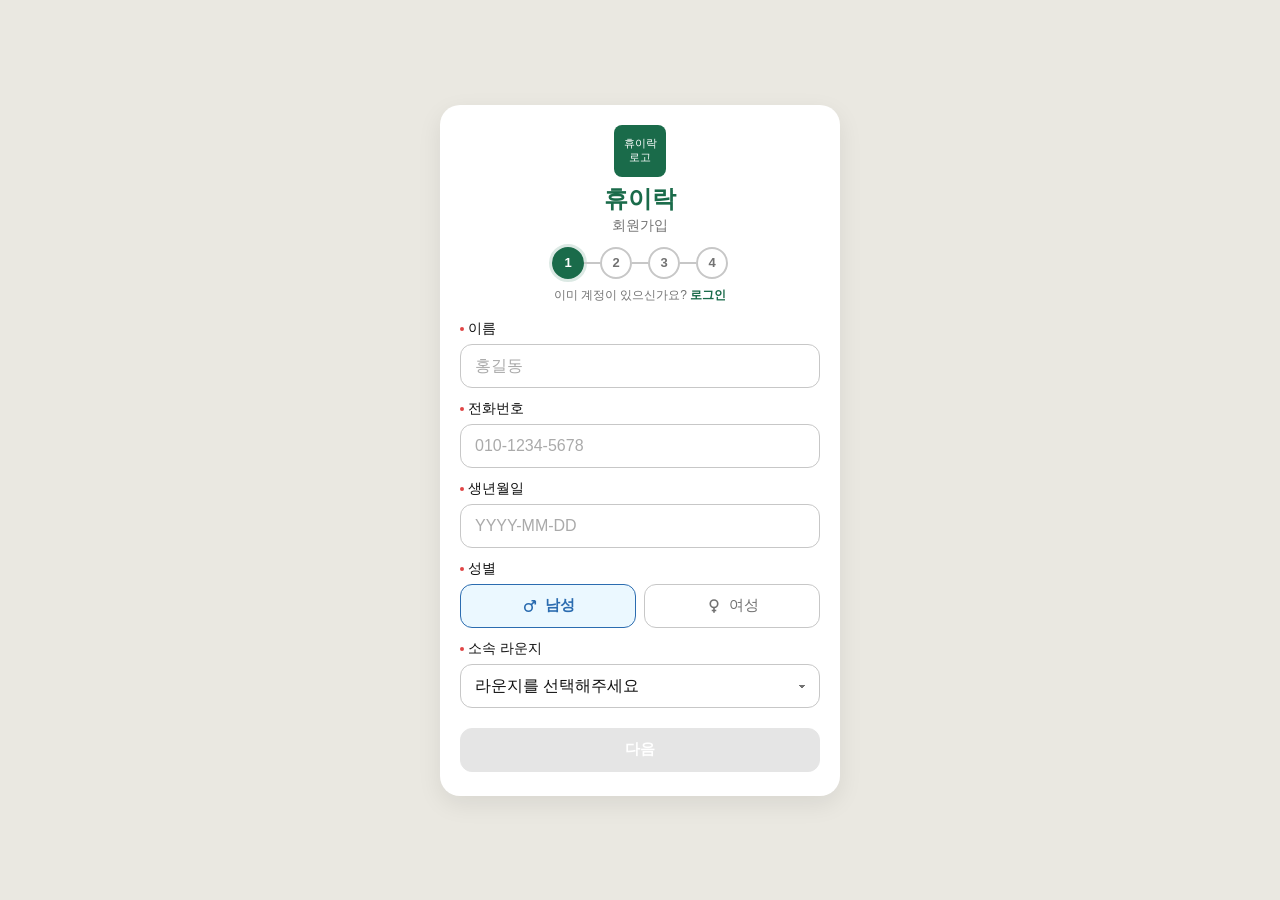
<file: index.html>
<!DOCTYPE html>
<html lang="ko">
<head>
<meta charset="UTF-8">
<meta name="viewport" content="width=device-width, initial-scale=1.0, maximum-scale=1.0, user-scalable=no">
<title>휴이락</title>
<style>
/* ============================================================
   Design tokens
   ============================================================ */
:root {
  /* colors */
  --primary: #1a6b4a;
  --primary-dark: #14523a;
  --primary-rgb: 26, 107, 74;
  --male: #2b6cb0;
  --male-light: #ebf8ff;
  --female: #d85c8a;
  --female-dark: #b8436e;
  --female-light: #fdf0f5;
  --secondary: #2e9e6e;
  --outline: #c7c7c7;
  --txt: #727272;
  --light: #e8f4ee;
  --secondary-bg: #f3f3ee;
  --warning-bg: rgba(251, 191, 36, 0.15);
  --warning-border: #fbbf24;
  --warning-txt: #9e750e;
  --error: #d64545;
  --page-bg: #f5f4f0;
  --card-bg: #f5f4f0;

  /* radius */
  --radius-input: 12px;
  --radius-box: 12px;
  --radius-full: 170px;

  /* control sizing */
  --control-h: 44px;
  --border-w: 1.5px;

  /* type scale (only sizes reused 2+ times get a token) */
  --font-xs: 12px;
  --font-sm: 13px;
  --font-base: 14px;
  --font-md: 15px;
  --font-lg: 16px;

  /* motion */
  --transition-fast: 0.15s ease;
  --transition-med: 0.2s ease;
}

* {
  box-sizing: border-box;
  touch-action: manipulation;
  -webkit-user-select: none;
  -moz-user-select: none;
  -ms-user-select: none;
  user-select: none;
  -webkit-touch-callout: none;
}

input, select, textarea {
  -webkit-user-select: text;
  -moz-user-select: text;
  -ms-user-select: text;
  user-select: text;
}

html, body {
  margin: 0;
  padding: 0;
  width: 100%;
  height: 100%;
  height: 100dvh;
  overflow: hidden;
  font-family: 'Apple SD Gothic Neo', 'Malgun Gothic', 'Noto Sans KR', -apple-system, sans-serif;
  background: var(--page-bg);
  color: #111;
  -webkit-font-smoothing: antialiased;
}

.page {
  width: 100%;
  height: 100%;
  height: 100dvh;
  display: flex;
  justify-content: center;
  align-items: center;
  padding: 16px;
  overflow: hidden;
}

.card {
  width: 100%;
  max-width: 400px;
  background: var(--card-bg);
  padding: 20px 20px 24px;
  border-radius: 20px;
  transition: all var(--transition-med);
}

@media (min-width: 480px) {
  :root {
    --card-bg: #ffffff;
    --page-bg: #eae8e1;
  }
  .card {
    box-shadow: 0 8px 24px rgba(0, 0, 0, 0.08);
  }
}

.hidden { display: none; }

.step {
  animation: step-in 0.25s ease;
}

@keyframes step-in {
  from { opacity: 0; transform: translateY(6px); }
  to { opacity: 1; transform: translateY(0); }
}

@media (prefers-reduced-motion: reduce) {
  .step { animation: none; }
}

/* ---------- Header ---------- */
.header {
  text-align: center;
  padding-top: 0;
}

.logo {
  width: 52px;
  height: 52px;
  margin: 0 auto;
  background: var(--primary);
  border-radius: 8px;
  color: #fff;
  font-size: 11px;
  line-height: 1.2;
  display: flex;
  align-items: center;
  justify-content: center;
}

.title {
  color: var(--primary);
  font-size: 24px;
  font-weight: 800;
  margin: 6px 0 2px;
}

.subtitle {
  color: var(--txt);
  font-size: var(--font-base);
  margin: 0 0 12px;
}

.hint-text {
  color: var(--txt);
  font-size: var(--font-sm);
  line-height: 1.4;
  margin: 10px 0 0;
}

.login-hint {
  font-size: var(--font-xs);
  color: var(--txt);
  margin: 8px 0 0;
}

.link {
  color: var(--primary);
  text-decoration: none;
  font-weight: 600;
  cursor: pointer;
}

.link:hover { text-decoration: underline; }

/* ---------- Stepper ---------- */
.stepper {
  display: flex;
  align-items: center;
  justify-content: center;
  gap: 0;
}

.stepper-node {
  display: flex;
  align-items: center;
  justify-content: center;
}

.stepper-node .circle {
  width: 32px;
  height: 32px;
  border-radius: 50%;
  border: 2px solid var(--outline);
  color: var(--txt);
  display: inline-flex;
  align-items: center;
  justify-content: center;
  font-size: var(--font-sm);
  font-weight: 600;
  line-height: 1;
  background: var(--card-bg);
  transition: border-color var(--transition-med), background var(--transition-med), color var(--transition-med);
  box-sizing: border-box;
}

.stepper-node .circle svg {
  width: 15px;
  height: 15px;
  display: block;
}

.stepper-node.active .circle {
  border-color: var(--primary);
  outline: 3px solid rgba(var(--primary-rgb), 0.15);
  font-weight: 700;
  background: var(--primary);
  color: #fff;
}

.stepper-node.done .circle.check {
  background: var(--primary);
  border-color: var(--primary);
  color: #fff;
}

.stepper-line {
  width: 16px;
  height: 2px;
  background: var(--outline);
  transition: background var(--transition-med);
}

.stepper-line.done { background: var(--primary); }

/* ---------- Body / fields ---------- */
.body { padding-top: 16px; }

.field { margin-bottom: 12px; }

.field-label {
  display: flex;
  align-items: center;
  gap: 4px;
  font-size: var(--font-base);
  color: #111;
  margin-bottom: 6px;
}

.dot {
  width: 4px;
  height: 4px;
  border-radius: 50%;
  background: #e04545;
  display: inline-block;
}

.muted-inline {
  font-size: var(--font-xs);
  color: var(--txt);
  font-weight: 400;
}

.field-error {
  color: var(--error);
  font-size: var(--font-xs);
  margin: 4px 2px 0;
}

.text-input {
  width: 100%;
  height: var(--control-h);
  border: var(--border-w) solid var(--outline);
  border-radius: var(--radius-input);
  padding: 0 14px;
  font-size: var(--font-lg);
  background: #fff;
  color: #111;
  display: flex;
  align-items: center;
  transition: border-color var(--transition-fast), border-style var(--transition-fast);
}

input.text-input, .bare-input {
  outline: none;
  font-family: inherit;
  font-size: var(--font-lg);
}

input.text-input:focus-visible,
.select-input:focus-visible {
  border-color: var(--primary);
}

input.text-input::placeholder, .bare-input::placeholder {
  color: #aaa;
}

.text-input.dashed {
  border-style: dashed;
  border-width: var(--border-w);
  border-color: var(--outline);
  justify-content: center;
  gap: 6px;
}

.text-input.dashed:focus-within,
.text-input.dashed.filled,
.text-input.dashed:has(input:not(:placeholder-shown)) {
  border-style: solid;
  border-color: #555;
  background: #fff;
}

.bare-input {
  border: none;
  width: 60px;
  text-align: right;
  background: transparent;
  -moz-appearance: textfield;
  appearance: textfield;
}
.bare-input::-webkit-outer-spin-button,
.bare-input::-webkit-inner-spin-button { -webkit-appearance: none; margin: 0; }

.unit { color: var(--txt); font-size: var(--font-md); }

.row-2col {
  display: grid;
  grid-template-columns: 1fr 1fr;
  gap: 8px;
}

/* ---------- Gender ---------- */
.gender-select {
  display: grid;
  grid-template-columns: 1fr 1fr;
  gap: 8px;
}

.gender-btn {
  height: var(--control-h);
  border-radius: var(--radius-input);
  border: var(--border-w) solid var(--outline);
  background: #fff;
  font-size: var(--font-md);
  color: var(--txt);
  cursor: pointer;
  display: flex;
  align-items: center;
  justify-content: center;
  gap: 6px;
  transition: all var(--transition-fast);
}

.gender-icon {
  width: 18px;
  height: 18px;
  stroke: var(--txt);
  transition: stroke var(--transition-fast);
}

.gender-btn[data-gender="male"].active {
  border-color: var(--male);
  background: var(--male-light);
  color: var(--male);
  font-weight: 700;
}

.gender-btn[data-gender="male"].active .gender-icon {
  stroke: var(--male);
}

.gender-btn[data-gender="female"].active {
  border-color: var(--female);
  background: var(--female-light);
  color: var(--female-dark);
  font-weight: 700;
}
.gender-btn[data-gender="female"].active .gender-icon {
  stroke: var(--female);
}

/* ---------- Select ---------- */
.select-wrap { position: relative; }

.select-input {
  width: 100%;
  height: var(--control-h);
  border: var(--border-w) solid var(--outline);
  border-radius: var(--radius-input);
  padding: 0 14px;
  font-size: var(--font-lg);
  color: var(--txt);
  background: #fff;
  appearance: none;
  font-family: inherit;
  transition: border-color var(--transition-fast);
}

.select-input:valid { color: #111; }

.select-chevron {
  position: absolute;
  right: 14px;
  top: 50%;
  transform: translateY(-50%);
  color: var(--txt);
  pointer-events: none;
}

/* ---------- Pills ---------- */
.pill-grid {
  display: flex;
  flex-wrap: wrap;
  gap: 6px;
}

.pill {
  flex: 1 1 calc(25% - 6px);
  min-width: 60px;
  padding: 8px 4px;
  border-radius: var(--radius-full);
  border: var(--border-w) solid var(--outline);
  background: #fff;
  color: var(--txt);
  font-size: var(--font-sm);
  cursor: pointer;
  text-align: center;
  transition: border-color var(--transition-fast), background var(--transition-fast), color var(--transition-fast);
}

/* ---------- Movement options ---------- */
.option-list {
  display: flex;
  flex-direction: column;
  gap: 8px;
}

.option-row {
  height: 38px;
  border-radius: var(--radius-full);
  border: var(--border-w) solid var(--outline);
  background: #fff;
  color: var(--txt);
  font-size: var(--font-sm);
  display: flex;
  align-items: center;
  gap: 8px;
  padding: 0 14px;
  cursor: pointer;
  transition: border-color var(--transition-fast), background var(--transition-fast), color var(--transition-fast);
}

/* shared "selected" look for pills and movement rows */
.pill.active,
.option-row.active {
  border-color: var(--primary);
  background: var(--light);
  color: var(--primary);
  font-weight: 600;
}

.radio-dot {
  width: 16px;
  height: 16px;
  border-radius: 50%;
  border: var(--border-w) solid var(--outline);
  background: #fff;
  flex-shrink: 0;
}

.option-row.active .radio-dot {
  border-color: var(--primary);
  background: var(--primary);
}

.radio-mark {
  width: 16px;
  height: 16px;
  border-radius: 50%;
  background: var(--primary);
  color: #fff;
  display: flex;
  align-items: center;
  justify-content: center;
  flex-shrink: 0;
}

.radio-mark svg {
  width: 10px;
  height: 10px;
}

/* ---------- Agreement box ---------- */
.agree-box {
  background: #fff;
  border: 1px solid #e2e8f0;
  border-radius: var(--radius-box);
  overflow: hidden;
  box-shadow: 0 1px 3px rgba(0, 0, 0, 0.03);
}

.agree-all {
  display: flex;
  align-items: center;
  gap: 10px;
  padding: 12px 14px;
  background: #fafafa;
  border-bottom: 1px solid #edf2f7;
  cursor: pointer;
}

.agree-all .agree-text {
  font-size: var(--font-md);
  font-weight: 700;
  color: #111;
}

.agree-list {
  padding: 4px 0;
}

.agree-row {
  display: flex;
  align-items: center;
  gap: 10px;
  padding: 9px 14px;
  cursor: pointer;
  transition: background var(--transition-fast);
}

.agree-row:hover {
  background: #fcfcfc;
}

.agree-row .agree-text {
  font-size: var(--font-sm);
  color: #4a5568;
  display: flex;
  align-items: center;
  gap: 4px;
}

.agree-all input, .agree-row input { display: none; }

.checkbox-square {
  width: 20px;
  height: 20px;
  border-radius: 5px;
  border: var(--border-w) solid #cbd5e0;
  background: #fff;
  flex-shrink: 0;
  display: flex;
  align-items: center;
  justify-content: center;
  transition: all var(--transition-fast);
}

.checkbox-square svg {
  width: 12px;
  height: 12px;
  stroke: #fff;
  opacity: 0;
  transform: scale(0.6);
  transition: all 0.15s ease-in-out;
}

input:checked + .checkbox-square {
  border-color: var(--primary);
  background: var(--primary);
}

input:checked + .checkbox-square svg {
  opacity: 1;
  transform: scale(1);
}

.tag-req { color: var(--primary); font-weight: 600; }
.tag-opt { color: var(--txt); }

.chevron {
  margin-left: auto;
  color: #a0aec0;
  font-size: var(--font-lg);
}

/* ---------- Notices ---------- */
.notice {
  border-radius: var(--radius-box);
  padding: 12px 14px;
  margin-top: 12px;
  display: flex;
  gap: 8px;
}

.notice-warning {
  background: var(--warning-bg);
  border-left: 3px solid var(--warning-border);
  color: var(--warning-txt);
  flex-direction: column;
  gap: 4px;
}

.notice-title { font-weight: 700; font-size: var(--font-base); margin: 0; }

.notice-body { font-size: 12.5px; line-height: 1.4; margin: 0; }

/* ---------- Buttons / footer ---------- */
.footer { margin-top: 20px; }

.footer-split {
  display: flex;
  gap: 8px;
}

.btn {
  height: var(--control-h);
  border-radius: var(--radius-input);
  border: 1px solid var(--outline);
  background: #fff;
  font-size: var(--font-md);
  font-weight: 600;
  color: #111;
  cursor: pointer;
  display: flex;
  align-items: center;
  justify-content: center;
  gap: 6px;
  transition: background var(--transition-fast), border-color var(--transition-fast), opacity var(--transition-fast);
}

.btn:focus-visible {
  outline: 2px solid var(--primary);
  outline-offset: 2px;
}

.btn-full { width: 100%; }
.btn-grow { flex: 1; }

.btn-outline {
  flex: 0 0 90px;
  border: 1px solid var(--outline);
  color: var(--txt);
}

.btn-outline:hover { border-color: #a8a8a8; }

.btn-primary {
  border: 1px solid var(--primary);
  background: var(--primary);
  color: #fff;
}

.btn-primary:hover { background: var(--primary-dark); }

.btn:disabled {
  opacity: 0.45;
  cursor: not-allowed;
}

.btn-primary:disabled { background: var(--outline); border-color: var(--outline); }

.skip-link {
  text-align: center;
  font-size: var(--font-sm);
  margin-top: 12px;
  cursor: pointer;
}

.skip-link .muted { color: var(--txt); }

.muted { color: var(--txt); }

/* ---------- Step 4 (complete) ---------- */
.body-center {
  text-align: center;
  padding-top: 20px;
}

.complete-icon {
  width: 68px;
  height: 68px;
  border-radius: 50%;
  background: var(--light);
  color: var(--primary);
  display: flex;
  align-items: center;
  justify-content: center;
  margin: 0 auto 16px;
}

.complete-icon svg {
  width: 34px;
  height: 34px;
  stroke: var(--primary);
}

.complete-title {
  font-size: 20px;
  font-weight: 700;
  margin: 0 0 8px;
}

.complete-sub {
  font-size: var(--font-base);
  color: #111;
  line-height: 1.5;
  margin: 0 0 16px;
}

@media (max-width: 420px) {
  .page { padding: 0; }
  .card { border-radius: 0; padding: 20px 16px 24px; }
}
</style>
</head>
<body>


<div class="page">
  <div class="card">

    <!-- LOGIN STEP -->
    <section class="step hidden" id="login-step">
      <header class="header">
        <div class="logo">휴이락<br>로고</div>
        <h1 class="title">휴이락</h1>
        <p class="subtitle">로그인</p>
        <p class="login-hint">계정이 없으신가요? <a href="#" class="link" id="go-signup">회원가입</a></p>
      </header>

      <div class="body">
        <div class="field">
          <label class="field-label" for="login-name"><span class="dot"></span>이름</label>
          <input type="text" id="login-name" class="text-input" placeholder="홍길동" autocomplete="name">
          <p class="field-error" id="error-login-name" hidden>이름을 입력해주세요</p>
        </div>

        <div class="field">
          <label class="field-label" for="login-phone"><span class="dot"></span>전화번호</label>
          <input type="tel" id="login-phone" class="text-input" placeholder="010-1234-5678" inputmode="numeric" autocomplete="tel" maxlength="13">
          <p class="field-error" id="error-login-phone" hidden>올바른 전화번호를 입력해주세요</p>
        </div>
      </div>

      <footer class="footer">
        <button type="button" class="btn btn-primary btn-full" id="btn-login" disabled>로그인</button>
      </footer>
    </section>

    <!-- STEP 1 -->
    <section class="step" id="step-1" data-step="1">
      <header class="header">
        <div class="logo">휴이락<br>로고</div>
        <h1 class="title">휴이락</h1>
        <p class="subtitle">회원가입</p>

        <div class="stepper" role="list" aria-label="가입 진행 단계">
          <div class="stepper-node active" data-node="1" role="listitem">
            <span class="circle">1</span>
          </div>
          <div class="stepper-line"></div>
          <div class="stepper-node" data-node="2" role="listitem">
            <span class="circle">2</span>
          </div>
          <div class="stepper-line"></div>
          <div class="stepper-node" data-node="3" role="listitem">
            <span class="circle">3</span>
          </div>
          <div class="stepper-line"></div>
          <div class="stepper-node" data-node="4" role="listitem">
            <span class="circle">4</span>
          </div>
        </div>

        <p class="login-hint">이미 계정이 있으신가요? <a href="#" class="link" id="go-login">로그인</a></p>
      </header>

      <div class="body">
        <div class="field">
          <label class="field-label" for="input-name"><span class="dot"></span>이름</label>
          <input type="text" id="input-name" class="text-input" placeholder="홍길동" autocomplete="name">
          <p class="field-error" id="error-name" hidden>이름을 입력해주세요</p>
        </div>

        <div class="field">
          <label class="field-label" for="input-phone"><span class="dot"></span>전화번호</label>
          <input type="tel" id="input-phone" class="text-input" placeholder="010-1234-5678" inputmode="numeric" autocomplete="tel" maxlength="13">
          <p class="field-error" id="error-phone" hidden>올바른 전화번호를 입력해주세요</p>
        </div>

        <div class="field">
          <label class="field-label" for="input-birth"><span class="dot"></span>생년월일</label>
          <input type="text" id="input-birth" class="text-input" placeholder="YYYY-MM-DD" inputmode="numeric" autocomplete="bday" maxlength="10">
          <p class="field-error" id="error-birth" hidden>생년월일 8자리를 입력해주세요</p>
        </div>

        <div class="field">
          <label class="field-label"><span class="dot"></span>성별</label>
          <div class="gender-select" role="radiogroup" aria-label="성별">
            <button type="button" id="gender-male" class="gender-btn active" data-gender="male" role="radio" aria-checked="true">
              <svg class="gender-icon" viewBox="0 0 24 24" fill="none" stroke="currentColor" stroke-width="2.2"><circle cx="10" cy="14" r="5"/><path d="M19 5L13.5 10.5M19 5H14M19 5V10"/></svg>
              <span>남성</span>
            </button>
            <button type="button" id="gender-female" class="gender-btn" data-gender="female" role="radio" aria-checked="false">
              <svg class="gender-icon" viewBox="0 0 24 24" fill="none" stroke="currentColor" stroke-width="2.2"><circle cx="12" cy="9" r="5"/><path d="M12 14v7M9 18h6"/></svg>
              <span>여성</span>
            </button>
          </div>
        </div>

        <div class="field">
          <label class="field-label" for="input-lounge"><span class="dot"></span>소속 라운지</label>
          <div class="select-wrap">
            <select id="input-lounge" class="select-input">
              <option value="" selected disabled>라운지를 선택해주세요</option>
              <option value="gangnam">강남 라운지</option>
              <option value="hongdae">홍대 라운지</option>
              <option value="bundang">분당 라운지</option>
              <option value="none">소속 라운지 없음</option>
            </select>
            <span class="select-chevron" aria-hidden="true">▾</span>
          </div>
          <p class="field-error" id="error-lounge" hidden>라운지를 선택해주세요</p>
        </div>
      </div>

      <footer class="footer">
        <button type="button" class="btn btn-primary btn-full" id="next-1" disabled>다음</button>
      </footer>
    </section>

    <!-- STEP 2 -->
    <section class="step hidden" id="step-2" data-step="2">
      <header class="header">
        <div class="stepper" role="list" aria-label="가입 진행 단계">
          <div class="stepper-node done" data-node="1" role="listitem"><span class="circle check"><svg viewBox="0 0 24 24" fill="none" stroke="currentColor" stroke-width="3"><polyline points="20 6 9 17 4 12"/></svg></span></div>
          <div class="stepper-line done"></div>
          <div class="stepper-node active" data-node="2" role="listitem"><span class="circle">2</span></div>
          <div class="stepper-line"></div>
          <div class="stepper-node" data-node="3" role="listitem"><span class="circle">3</span></div>
          <div class="stepper-line"></div>
          <div class="stepper-node" data-node="4" role="listitem"><span class="circle">4</span></div>
        </div>
        <p class="hint-text">입력하면 더 정확한 운동을 추천받을 수 있어요.<br>나중에 수정할 수 있어요.</p>
      </header>

      <div class="body">
        <div class="row-2col">
          <div class="field">
            <label class="field-label" for="input-height">키</label>
            <div class="text-input dashed"><input type="number" id="input-height" placeholder="0" class="bare-input" inputmode="numeric"><span class="unit">cm</span></div>
          </div>
          <div class="field">
            <label class="field-label" for="input-weight">체중</label>
            <div class="text-input dashed"><input type="number" id="input-weight" placeholder="0" class="bare-input" inputmode="numeric"><span class="unit">kg</span></div>
          </div>
        </div>

        <div class="field">
          <label class="field-label">주요 불편 부위 <span class="muted-inline">(복수 선택)</span></label>
          <div class="pill-grid" id="trouble-select" role="group" aria-label="주요 불편 부위">
            <button type="button" class="pill" data-value="waist" aria-pressed="false">허리</button>
            <button type="button" class="pill" data-value="knee" aria-pressed="false">무릎</button>
            <button type="button" class="pill" data-value="shoulder" aria-pressed="false">어깨</button>
            <button type="button" class="pill" data-value="neck" aria-pressed="false">목</button>
            <button type="button" class="pill" data-value="ankle" aria-pressed="false">발목</button>
            <button type="button" class="pill" data-value="pelvis" aria-pressed="false">골반</button>
            <button type="button" class="pill" data-value="other" aria-pressed="false">그 외</button>
            <button type="button" class="pill" data-value="none" aria-pressed="false">없음</button>
          </div>
        </div>

        <div class="field">
          <label class="field-label">운동 경험</label>
          <div class="option-list" id="movement-select" role="radiogroup" aria-label="운동 경험">
            <button type="button" class="option-row active" data-value="almost-none" role="radio" aria-checked="true">
              <span class="radio-mark" aria-hidden="true"><svg viewBox="0 0 24 24" fill="none" stroke="currentColor" stroke-width="3"><polyline points="20 6 9 17 4 12"/></svg></span> 거의 없어요
            </button>
            <button type="button" class="option-row" data-value="sometime" role="radio" aria-checked="false">
              <span class="radio-dot" aria-hidden="true"></span> 가끔 해요 (월 1~2회)
            </button>
            <button type="button" class="option-row" data-value="regular" role="radio" aria-checked="false">
              <span class="radio-dot" aria-hidden="true"></span> 규칙적으로 해요
            </button>
          </div>
        </div>
      </div>

      <footer class="footer footer-split">
        <button type="button" class="btn btn-outline" id="back-2">이전</button>
        <button type="button" class="btn btn-primary btn-grow" id="next-2">다음</button>
      </footer>
      <p class="skip-link" id="skip-2">
        <span class="link">건너뛰기</span> <span class="muted">(나중에 입력)</span>
      </p>
    </section>

    <!-- STEP 3 -->
    <section class="step hidden" id="step-3" data-step="3">
      <header class="header">
        <div class="stepper" role="list" aria-label="가입 진행 단계">
          <div class="stepper-node done" data-node="1" role="listitem"><span class="circle check"><svg viewBox="0 0 24 24" fill="none" stroke="currentColor" stroke-width="3"><polyline points="20 6 9 17 4 12"/></svg></span></div>
          <div class="stepper-line done"></div>
          <div class="stepper-node done" data-node="2" role="listitem"><span class="circle check"><svg viewBox="0 0 24 24" fill="none" stroke="currentColor" stroke-width="3"><polyline points="20 6 9 17 4 12"/></svg></span></div>
          <div class="stepper-line done"></div>
          <div class="stepper-node active" data-node="3" role="listitem"><span class="circle">3</span></div>
          <div class="stepper-line"></div>
          <div class="stepper-node" data-node="4" role="listitem"><span class="circle">4</span></div>
        </div>
      </header>

      <div class="body">
        <div class="field">
          <label class="field-label">약관 동의</label>

          <div class="agree-box">
            <label class="agree-all">
              <input type="checkbox" id="agree-all">
              <span class="checkbox-square">
                <svg viewBox="0 0 24 24" fill="none" stroke="currentColor" stroke-width="3.5"><polyline points="20 6 9 17 4 12"/></svg>
              </span>
              <span class="agree-text">전체 동의하기</span>
            </label>

            <div class="agree-list">
              <label class="agree-row">
                <input type="checkbox" class="agree-required" id="agree-service">
                <span class="checkbox-square">
                  <svg viewBox="0 0 24 24" fill="none" stroke="currentColor" stroke-width="3.5"><polyline points="20 6 9 17 4 12"/></svg>
                </span>
                <span class="agree-text"><span class="tag-req">[필수]</span> 서비스 이용약관</span>
                <span class="chevron" aria-hidden="true">›</span>
              </label>

              <label class="agree-row">
                <input type="checkbox" class="agree-required" id="agree-privacy">
                <span class="checkbox-square">
                  <svg viewBox="0 0 24 24" fill="none" stroke="currentColor" stroke-width="3.5"><polyline points="20 6 9 17 4 12"/></svg>
                </span>
                <span class="agree-text"><span class="tag-req">[필수]</span> 개인정보 수집·이용 동의</span>
                <span class="chevron" aria-hidden="true">›</span>
              </label>

              <label class="agree-row">
                <input type="checkbox" class="agree-required" id="agree-sensitive">
                <span class="checkbox-square">
                  <svg viewBox="0 0 24 24" fill="none" stroke="currentColor" stroke-width="3.5"><polyline points="20 6 9 17 4 12"/></svg>
                </span>
                <span class="agree-text"><span class="tag-req">[필수]</span> 민감정보 처리 동의</span>
                <span class="chevron" aria-hidden="true">›</span>
              </label>

              <label class="agree-row">
                <input type="checkbox" id="agree-marketing">
                <span class="checkbox-square">
                  <svg viewBox="0 0 24 24" fill="none" stroke="currentColor" stroke-width="3.5"><polyline points="20 6 9 17 4 12"/></svg>
                </span>
                <span class="agree-text"><span class="tag-opt">[선택]</span> 마케팅 알림 수신 동의</span>
                <span class="chevron" aria-hidden="true">›</span>
              </label>
            </div>
          </div>
        </div>

        <div class="notice notice-warning">
          <p class="notice-title">민감정보 안내</p>
          <p class="notice-body">신체 정보·건강 기록은 서비스 제공 목적으로만 사용되며 제3자에게 제공되지 않습니다</p>
        </div>
      </div>

      <footer class="footer footer-split">
        <button type="button" class="btn btn-outline" id="back-3">이전</button>
        <button type="button" class="btn btn-primary btn-grow" id="next-3" disabled>다음</button>
      </footer>
    </section>

    <!-- STEP 4 -->
    <section class="step hidden" id="step-4" data-step="4">
      <header class="header">
        <div class="stepper" role="list" aria-label="가입 진행 단계">
          <div class="stepper-node done" data-node="1" role="listitem"><span class="circle check"><svg viewBox="0 0 24 24" fill="none" stroke="currentColor" stroke-width="3"><polyline points="20 6 9 17 4 12"/></svg></span></div>
          <div class="stepper-line done"></div>
          <div class="stepper-node done" data-node="2" role="listitem"><span class="circle check"><svg viewBox="0 0 24 24" fill="none" stroke="currentColor" stroke-width="3"><polyline points="20 6 9 17 4 12"/></svg></span></div>
          <div class="stepper-line done"></div>
          <div class="stepper-node done" data-node="3" role="listitem"><span class="circle check"><svg viewBox="0 0 24 24" fill="none" stroke="currentColor" stroke-width="3"><polyline points="20 6 9 17 4 12"/></svg></span></div>
          <div class="stepper-line done"></div>
          <div class="stepper-node done" data-node="4" role="listitem"><span class="circle check"><svg viewBox="0 0 24 24" fill="none" stroke="currentColor" stroke-width="3"><polyline points="20 6 9 17 4 12"/></svg></span></div>
        </div>
      </header>

      <div class="body body-center">
        <div class="complete-icon" aria-hidden="true">
          <svg viewBox="0 0 24 24" fill="none" stroke="currentColor" stroke-width="2.5"><polyline points="20 6 9 17 4 12"/></svg>
        </div>
        <h2 class="complete-title" id="complete-title-text">가입이 완료됐어요!</h2>
        <p class="complete-sub"><span id="complete-name">OOO</span>님, 환영합니다<br>지금 바로 첫 체크를 시작해볼까요?</p>
      </div>

      <footer class="footer">
        <button type="button" class="btn btn-primary btn-full" id="finish">첫 체크 시작하기</button>
      </footer>
    </section>

  </div>
</div>

<script>
(function () {
  const state = {
    step: 1,
    gender: 'male',
    trouble: new Set(),
    movement: 'almost-none',
  };

  const steps = document.querySelectorAll('.step[data-step]');

  function goToStep(n) {
    state.step = n;
    steps.forEach(s => s.classList.toggle('hidden', Number(s.dataset.step) !== n));
    window.scrollTo({ top: 0, behavior: 'smooth' });
  }

  /* ---------- 공용: 전화번호 / 생년월일 자동 하이픈 ---------- */
  function formatPhone(value) {
    const numbers = value.replace(/\D/g, '').slice(0, 11);
    if (numbers.length <= 3) return numbers;
    if (numbers.length <= 7) return `${numbers.slice(0, 3)}-${numbers.slice(3)}`;
    return `${numbers.slice(0, 3)}-${numbers.slice(3, 7)}-${numbers.slice(7)}`;
  }

  function formatBirth(value) {
    const numbers = value.replace(/\D/g, '').slice(0, 8);
    if (numbers.length < 5) return numbers;
    if (numbers.length < 7) return `${numbers.slice(0, 4)}-${numbers.slice(4)}`;
    return `${numbers.slice(0, 4)}-${numbers.slice(4, 6)}-${numbers.slice(6)}`;
  }

  function isValidPhone(value) {
    return /^01[016789]-\d{3,4}-\d{4}$/.test(value);
  }

  function isValidBirth(value) {
    if (!/^\d{4}-\d{2}-\d{2}$/.test(value)) return false;
    const [y, m, d] = value.split('-').map(Number);
    if (m < 1 || m > 12) return false;
    const daysInMonth = new Date(y, m, 0).getDate();
    if (d < 1 || d > daysInMonth) return false;
    return y >= 1900 && y <= new Date().getFullYear();
  }

  function showError(id, show) {
    const el = document.getElementById(id);
    if (el) el.hidden = !show;
  }

  const CHECK_ICON = '<svg viewBox="0 0 24 24" fill="none" stroke="currentColor" stroke-width="3"><polyline points="20 6 9 17 4 12"/></svg>';

  /* ================= 로그인 ================= */
  const loginStep = document.getElementById('login-step');
  const step1 = document.getElementById('step-1');
  const step4 = document.getElementById('step-4');

  const goLoginBtn = document.getElementById('go-login');
  const goSignupBtn = document.getElementById('go-signup');

  const loginName = document.getElementById('login-name');
  const loginPhone = document.getElementById('login-phone');
  const btnLogin = document.getElementById('btn-login');

  const completeName = document.getElementById('complete-name');
  const completeTitleText = document.getElementById('complete-title-text');

  function validateLogin() {
    const isNameValid = loginName.value.trim().length > 0;
    const phoneDigits = loginPhone.value.replace(/\D/g, '');
    const isPhoneValid = phoneDigits.length >= 10 && phoneDigits.length <= 11;
    btnLogin.disabled = !(isNameValid && isPhoneValid);
  }

  goLoginBtn.addEventListener('click', (e) => {
    e.preventDefault();
    step1.classList.add('hidden');
    loginStep.classList.remove('hidden');
  });

  goSignupBtn.addEventListener('click', (e) => {
    e.preventDefault();
    loginStep.classList.add('hidden');
    step1.classList.remove('hidden');
  });

  loginName.addEventListener('input', validateLogin);
  loginPhone.addEventListener('input', (e) => {
    e.target.value = formatPhone(e.target.value);
    validateLogin();
  });

  btnLogin.addEventListener('click', () => {
    completeName.textContent = loginName.value.trim();
    completeTitleText.textContent = '로그인이 완료됐어요!';
    loginStep.classList.add('hidden');
    step4.classList.remove('hidden');
  });

  /* ================= STEP 1: 기본 정보 ================= */
  const nameInput = document.getElementById('input-name');
  const phoneInput = document.getElementById('input-phone');
  const birthInput = document.getElementById('input-birth');
  const loungeInput = document.getElementById('input-lounge');
  const next1 = document.getElementById('next-1');

  function validateStep1() {
    const nameOk = nameInput.value.trim().length > 0;
    const phoneOk = isValidPhone(phoneInput.value.trim());
    const birthOk = isValidBirth(birthInput.value.trim());
    const loungeOk = !!loungeInput.value;

    showError('error-name', nameInput.value.length > 0 && !nameOk);
    showError('error-phone', phoneInput.value.length > 0 && !phoneOk);
    showError('error-birth', birthInput.value.length > 0 && !birthOk);

    next1.disabled = !(nameOk && phoneOk && birthOk && loungeOk);
    return !next1.disabled;
  }

  phoneInput.addEventListener('input', () => {
    phoneInput.value = formatPhone(phoneInput.value);
    validateStep1();
  });

  birthInput.addEventListener('input', () => {
    birthInput.value = formatBirth(birthInput.value);
    validateStep1();
  });

  nameInput.addEventListener('input', validateStep1);
  loungeInput.addEventListener('change', validateStep1);

  next1.addEventListener('click', () => {
    if (validateStep1()) goToStep(2);
  });

  /* ---------- 성별 ---------- */
  document.querySelectorAll('.gender-btn').forEach(btn => {
    btn.addEventListener('click', () => {
      document.querySelectorAll('.gender-btn').forEach(b => {
        b.classList.remove('active');
        b.setAttribute('aria-checked', 'false');
      });
      btn.classList.add('active');
      btn.setAttribute('aria-checked', 'true');
      state.gender = btn.dataset.gender;
    });
  });

  /* ================= STEP 2: 신체 정보 ================= */
  const heightInput = document.getElementById('input-height');
  const weightInput = document.getElementById('input-weight');

  [heightInput, weightInput].forEach(input => {
    input.addEventListener('input', (e) => {
      const parent = e.target.closest('.text-input.dashed');
      if (parent) parent.classList.toggle('filled', e.target.value.trim() !== '');
    });
  });

  document.querySelectorAll('#trouble-select .pill').forEach(pill => {
    pill.addEventListener('click', () => {
      const value = pill.dataset.value;
      const noneBtn = document.querySelector('#trouble-select .pill[data-value="none"]');

      if (value === 'none') {
        document.querySelectorAll('#trouble-select .pill').forEach(p => {
          p.classList.remove('active');
          p.setAttribute('aria-pressed', 'false');
        });
        state.trouble.clear();
        pill.classList.add('active');
        pill.setAttribute('aria-pressed', 'true');
        state.trouble.add('none');
        return;
      }

      noneBtn.classList.remove('active');
      noneBtn.setAttribute('aria-pressed', 'false');
      state.trouble.delete('none');

      pill.classList.toggle('active');
      const isActive = pill.classList.contains('active');
      pill.setAttribute('aria-pressed', String(isActive));
      isActive ? state.trouble.add(value) : state.trouble.delete(value);
    });
  });

  document.querySelectorAll('#movement-select .option-row').forEach(row => {
    row.addEventListener('click', () => {
      document.querySelectorAll('#movement-select .option-row').forEach(r => {
        r.classList.remove('active');
        r.setAttribute('aria-checked', 'false');
        r.querySelector('.radio-mark, .radio-dot').outerHTML = '<span class="radio-dot" aria-hidden="true"></span>';
      });
      row.classList.add('active');
      row.setAttribute('aria-checked', 'true');
      row.querySelector('.radio-dot').outerHTML = `<span class="radio-mark" aria-hidden="true">${CHECK_ICON}</span>`;
      state.movement = row.dataset.value;
    });
  });

  document.getElementById('back-2').addEventListener('click', () => goToStep(1));
  document.getElementById('next-2').addEventListener('click', () => goToStep(3));
  document.getElementById('skip-2').addEventListener('click', () => goToStep(3));

  /* ================= STEP 3: 약관 동의 ================= */
  const allAgree = document.getElementById('agree-all');
  const requiredBoxes = document.querySelectorAll('.agree-required');
  const marketingBox = document.getElementById('agree-marketing');
  const next3 = document.getElementById('next-3');

  function updateNext3() {
    next3.disabled = !Array.from(requiredBoxes).every(b => b.checked);
  }

  allAgree.addEventListener('change', () => {
    requiredBoxes.forEach(b => (b.checked = allAgree.checked));
    marketingBox.checked = allAgree.checked;
    updateNext3();
  });

  [...requiredBoxes, marketingBox].forEach(box => {
    box.addEventListener('change', () => {
      allAgree.checked = Array.from(requiredBoxes).every(b => b.checked) && marketingBox.checked;
      updateNext3();
    });
  });

  document.getElementById('back-3').addEventListener('click', () => goToStep(2));
  next3.addEventListener('click', () => {
    if (next3.disabled) return;
    completeName.textContent = nameInput.value.trim() || 'OOO';
    goToStep(4);
  });

  /* ================= STEP 4: 완료 ================= */
  document.getElementById('finish').addEventListener('click', () => {
    alert('첫 체크 페이지로 이동합니다. (데모)');
  });
})();

</script>
</body>
</html>
</file>
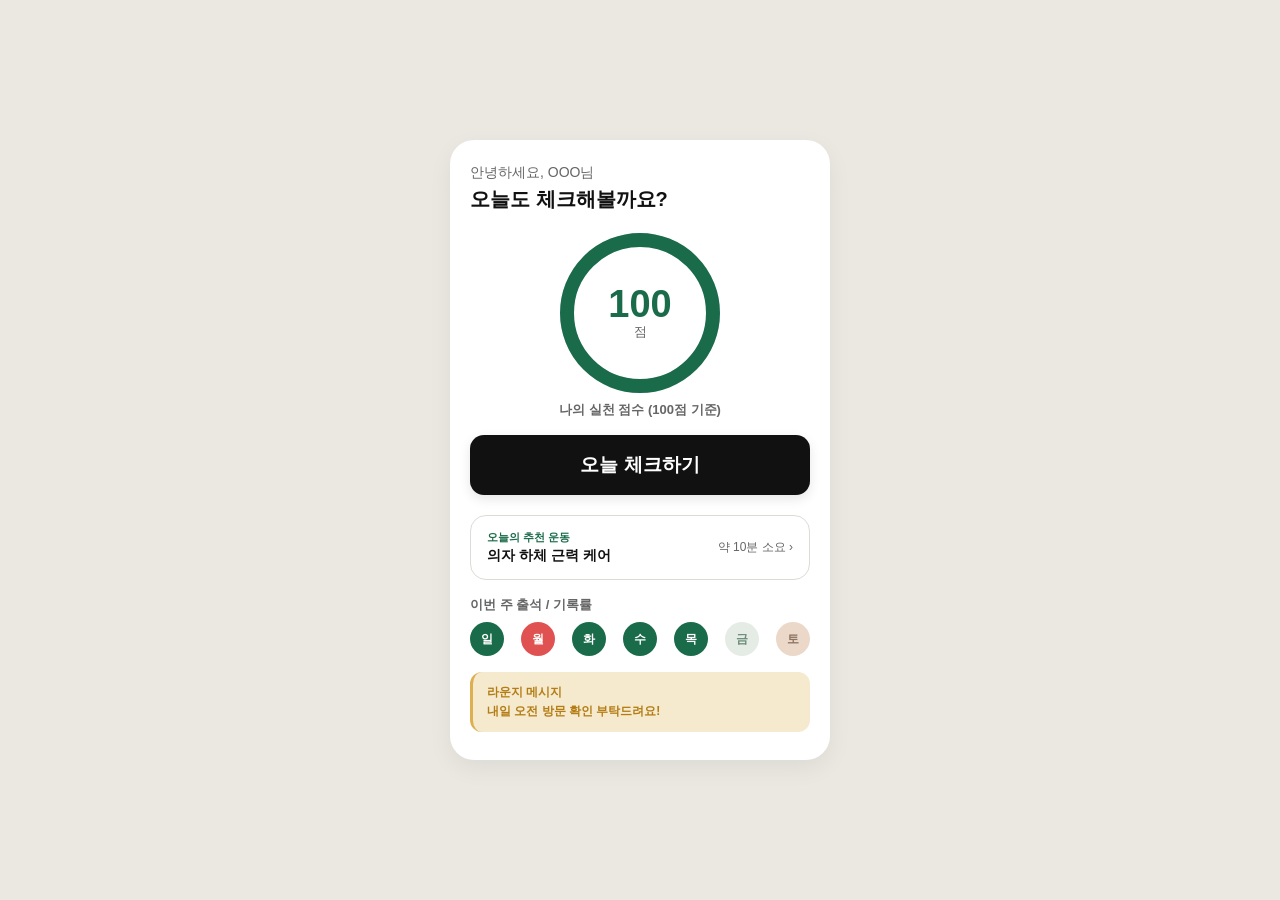
<file: main.html>
<!DOCTYPE html>
<html lang="ko">
<head>
<meta charset="UTF-8">
<meta name="viewport" content="width=device-width, initial-scale=1.0, maximum-scale=1.0, user-scalable=no">
<title>휴이락</title>
<style>
/* ============================================================
   휴이락 Design Tokens & CSS Reset
   ============================================================ */
:root {
  --primary: #1a6b4a;
  --primary-dark: #14523a;
  --page-bg: #f5f4f0;
  --card-bg: #f5f4f0;
  --txt-main: #111111;
  --txt-sub: #666666;
  --outline: #dcdcd6;
  --radius-btn: 14px;
  --radius-box: 16px;
}

* {
  box-sizing: border-box;
  margin: 0;
  padding: 0;
  font-family: 'Apple SD Gothic Neo', 'Malgun Gothic', 'Noto Sans KR', sans-serif;
  -webkit-font-smoothing: antialiased;
}

body {
  background: var(--page-bg);
  color: var(--txt-main);
  display: flex;
  justify-content: center;
  align-items: center;
  min-height: 100vh;
  padding: 16px;
}

.card {
  width: 100%;
  max-width: 380px;
  background: var(--card-bg);
  padding: 24px 20px;
  border-radius: 24px;
  min-height: 620px;
  display: flex;
  flex-direction: column;
  justify-content: space-between;
  position: relative;
}

@media (min-width: 480px) {
  body { background: #eae8e1; }
  .card {
    background: #ffffff;
    box-shadow: 0 8px 24px rgba(0, 0, 0, 0.06);
  }
}

.hidden { display: none !important; }

/* 공통 버튼 스타일 */
.btn {
  width: 100%;
  height: 54px;
  border-radius: var(--radius-btn);
  font-size: 16px;
  font-weight: 700;
  cursor: pointer;
  display: flex;
  align-items: center;
  justify-content: center;
  gap: 6px;
  transition: all 0.15s ease;
  border: 1.5px solid var(--outline);
  background: #ffffff;
  color: var(--txt-main);
}

.btn-primary {
  background: var(--primary);
  border-color: var(--primary);
  color: #ffffff;
}

.btn-primary:active {
  background: var(--primary-dark);
}

/* ============================================================
   1. MAIN SCREEN
   ============================================================ */
.greeting { margin-bottom: 20px; }
.greeting-sub { font-size: 14px; color: var(--txt-sub); margin-bottom: 4px; }
.greeting-title { font-size: 20px; font-weight: 800; }

.gauge-wrapper { display: flex; flex-direction: column; align-items: center; margin-bottom: 16px; }
.gauge-chart { position: relative; width: 160px; height: 160px; margin-bottom: 8px; }
.gauge-svg { width: 100%; height: 100%; transform: rotate(-90deg); }
.gauge-bg { fill: none; stroke: #e2e8f0; stroke-width: 14; }
.gauge-progress {
  fill: none; stroke: var(--primary); stroke-width: 14; stroke-linecap: round;
  stroke-dasharray: 458.67; stroke-dashoffset: 0;
}
.gauge-inner-text {
  position: absolute; top: 0; left: 0; width: 100%; height: 100%;
  display: flex; flex-direction: column; align-items: center; justify-content: center;
}
.score-num { font-size: 38px; font-weight: 800; color: var(--primary); line-height: 1; }
.score-unit { font-size: 13px; color: var(--txt-sub); }
.gauge-label { font-size: 13px; color: var(--txt-sub); font-weight: 600; }

/* 핵심 액션 버튼 (가장 크게) */
.btn-main-check {
  height: 60px;
  font-size: 19px;
  font-weight: 800;
  background: #111111;
  color: #ffffff;
  border: none;
  margin-bottom: 20px;
  box-shadow: 0 4px 12px rgba(0,0,0,0.1);
}

/* 오늘의 추천 운동 (1개) */
.rec-exercise-card {
  background: #ffffff;
  border: 1.5px solid var(--outline);
  border-radius: var(--radius-box);
  padding: 14px 16px;
  margin-bottom: 16px;
  display: flex;
  align-items: center;
  justify-content: space-between;
}
.rec-title { font-size: 11px; font-weight: 800; color: var(--primary); text-transform: uppercase; margin-bottom: 2px; }
.rec-name { font-size: 14px; font-weight: 700; color: #111; }
.rec-tag { font-size: 12px; color: var(--txt-sub); }

.weekly-section { margin-bottom: 16px; }
.weekly-title { font-size: 13px; font-weight: 700; margin-bottom: 8px; color: var(--txt-sub); }
.weekly-grid { display: flex; justify-content: space-between; }
.day-circle {
  width: 34px; height: 34px; border-radius: 50%; display: flex;
  align-items: center; justify-content: center; font-size: 12px; font-weight: 700;
}
.done-green { background: var(--primary); color: #fff; }
.done-red { background: #e05252; color: #fff; }
.done-lightgreen { background: #e5ece6; color: #6a8c78; }
.future { background: #ebd8c8; color: #8c7362; }

.lounge-box {
  background: #f5e9ce; border-left: 3px solid #dcb050; border-radius: 12px; padding: 12px 14px;
}
.lounge-title { font-size: 12px; font-weight: 800; color: #b37d14; margin-bottom: 2px; }
.lounge-desc { font-size: 12px; color: #b37d14; font-weight: 600; }

/* ============================================================
   2. CHECK PROCESS SCREEN (DAILY / INITIAL / WEEKLY)
   ============================================================ */
.check-header {
  display: flex;
  align-items: center;
  justify-content: space-between;
  margin-bottom: 16px;
}
.check-badge {
  font-size: 12px;
  font-weight: 800;
  color: var(--primary);
  background: #e8f4ee;
  padding: 4px 10px;
  border-radius: 20px;
}
.progress-bar-bg { width: 100%; height: 8px; background: #e8f0eb; border-radius: 10px; overflow: hidden; margin-bottom: 28px; }
.progress-bar-fill { width: 20%; height: 100%; background: var(--primary); transition: width 0.3s ease; }

.q-title { font-size: 21px; font-weight: 800; line-height: 1.4; margin-bottom: 28px; }

.option-list { display: flex; flex-direction: column; gap: 10px; }
.option-btn {
  width: 100%; height: 52px; border-radius: 14px; border: 1.5px solid var(--outline);
  background: #fff; font-size: 16px; font-weight: 600; color: #333; text-align: left;
  padding: 0 18px; cursor: pointer; display: flex; align-items: center; justify-content: space-between;
  transition: all 0.15s ease;
}
.option-btn:active { border-color: var(--primary); background: #f0fdf4; }

/* ============================================================
   3. CHECK SUCCESS SCREEN
   ============================================================ */
.success-head { text-align: center; margin-top: 10px; }
.success-icon {
  width: 50px; height: 50px; border-radius: 50%; background: #e0f2fe; color: var(--primary);
  display: flex; align-items: center; justify-content: center; margin: 0 auto 12px;
  border: 1px solid #bae6fd; font-size: 20px; font-weight: 800;
}
.success-title { font-size: 20px; font-weight: 800; margin-bottom: 4px; }
.success-sub { font-size: 13px; color: var(--txt-sub); }

.score-card {
  background: #e8f4ee; border-radius: 20px; padding: 20px; text-align: center; margin: 20px 0;
}
.score-card-label { font-size: 12px; font-weight: 700; color: var(--primary); margin-bottom: 6px; }
.score-card-val { font-size: 40px; font-weight: 900; color: #111; line-height: 1; }
.score-card-max { font-size: 12px; color: var(--txt-sub); margin-top: 4px; margin-bottom: 12px; }
.score-bar-bg { width: 100%; height: 8px; background: #cce7d8; border-radius: 4px; overflow: hidden; }
.score-bar-fill { width: 100%; height: 100%; background: var(--primary); transition: width 0.5s ease; }

.guide-text { text-align: center; font-size: 13px; color: var(--txt-sub); line-height: 1.4; margin-bottom: 16px; }
.btn-group { display: flex; flex-direction: column; gap: 8px; }

</style>
</head>
<body>

<div class="card">

  <!-- ==================== 1. Main Home ==================== -->
  <section id="screen-main">
    <div>
      <div class="greeting">
        <p class="greeting-sub">안녕하세요, OOO님</p>
        <h1 class="greeting-title">오늘도 체크해볼까요?</h1>
      </div>

      <!-- 나의 실천 점수 (100점 기준) -->
      <div class="gauge-wrapper">
        <div class="gauge-chart">
          <svg class="gauge-svg" viewBox="0 0 160 160">
            <circle class="gauge-bg" cx="80" cy="80" r="73"></circle>
            <circle class="gauge-progress" id="main-gauge-circle" cx="80" cy="80" r="73"></circle>
          </svg>
          <div class="gauge-inner-text">
            <span class="score-num" id="main-score-display">100</span>
            <span class="score-unit">점</span>
          </div>
        </div>
        <span class="gauge-label">나의 실천 점수 (100점 기준)</span>
      </div>

      <!-- 핵심 버튼: 오늘 체크하기 (가장 크게 표시) -->
      <button type="button" class="btn btn-main-check" id="btn-start-daily">오늘 체크하기</button>

      <!-- 오늘의 추천 운동 (1개만 제시) -->
      <div class="rec-exercise-card">
        <div>
          <p class="rec-title">오늘의 추천 운동</p>
          <p class="rec-name">의자 하체 근력 케어</p>
        </div>
        <span class="rec-tag">약 10분 소요 ›</span>
      </div>

      <!-- 이번 주 출석/기록률 -->
      <div class="weekly-section">
        <h2 class="weekly-title">이번 주 출석 / 기록률</h2>
        <div class="weekly-grid">
          <div class="day-circle done-green">일</div>
          <div class="day-circle done-red">월</div>
          <div class="day-circle done-green">화</div>
          <div class="day-circle done-green">수</div>
          <div class="day-circle done-green">목</div>
          <div class="day-circle done-lightgreen">금</div>
          <div class="day-circle future">토</div>
        </div>
      </div>
    </div>

    <!-- 라운지 메시지 (직원 공지) -->
    <div class="lounge-box">
      <div class="lounge-title">라운지 메시지</div>
      <div class="lounge-desc">내일 오전 방문 확인 부탁드려요!</div>
    </div>
  </section>


  <!-- ==================== 2. Check Process (Daily / Weekly / Initial) ==================== -->
  <section id="screen-check" class="hidden">
    <div>
      <div class="check-header">
        <span class="check-badge" id="check-type-badge">매일 체크</span>
        <span style="font-size: 12px; color: var(--txt-sub);" id="check-time-estimate">약 30초 소요</span>
      </div>
      <div class="progress-bar-bg">
        <div class="progress-bar-fill" id="check-progress"></div>
      </div>
      <h2 class="q-title" id="q-title">질문 텍스트가 표시됩니다</h2>

      <div class="option-list" id="option-container">
        <!-- 동적 선택지 생성 -->
      </div>
    </div>
  </section>


  <!-- ==================== 3. Check Success ==================== -->
  <section id="screen-success" class="hidden">
    <div>
      <div class="success-head">
        <div class="success-icon">✓</div>
        <h2 class="success-title">오늘의 체크 완료!</h2>
        <p class="success-sub">모든 항목이 성공적으로 기록되었습니다</p>
      </div>

      <div class="score-card">
        <p class="score-card-label">오늘 실천 점수</p>
        <p class="score-card-val" id="result-score">100</p>
        <p class="score-card-max">/ 100점</p>
        <div class="score-bar-bg">
          <div class="score-bar-fill" id="result-bar"></div>
        </div>
      </div>

      <p class="guide-text">체크 결과가 저장을 마쳤습니다.<br>주간 분석 및 H-TYPE을 확인해보세요.</p>
    </div>

    <div class="btn-group">
      <button type="button" class="btn btn-primary" id="btn-to-main-done">메인 홈으로 이동</button>
    </div>
  </section>

</div>

<script>
(function() {
  // 1. 매일 체크 질문 데이터 (30초~1분 프로세스)
  const dailyQuestions = [
    {
      title: "1. 오늘 20분 이상 걸으셨나요?",
      options: [
        { txt: "예", score: 20 },
        { txt: "아니오", score: 0 },
        { txt: "10분 정도", score: 10 }
      ]
    },
    {
      title: "2. 오늘 오래 앉아있는 시간을<br>중간에 끊으셨나요?",
      options: [
        { txt: "예", score: 20 },
        { txt: "아니오", score: 0 }
      ]
    },
    {
      title: "3. 오늘 스트레칭이나<br>가벼운 운동을 하셨나요?",
      options: [
        { txt: "예", score: 20 },
        { txt: "아니오", score: 0 }
      ]
    },
    {
      title: "4. 오늘 몸에 통증이나<br>불편감이 있었나요?",
      options: [
        { txt: "없음", score: 20 },
        { txt: "조금 있음", score: 10 },
        { txt: "심함", score: 0 }
      ]
    },
    {
      title: "5. 오늘 컨디션은 어떤가요?",
      options: [
        { txt: "좋음", score: 20 },
        { txt: "보통", score: 10 },
        { txt: "나쁨", score: 0 }
      ]
    }
  ];

  let currentQIndex = 0;
  let accumulatedScore = 0;

  // DOM Elements
  const screens = {
    main: document.getElementById('screen-main'),
    check: document.getElementById('screen-check'),
    success: document.getElementById('screen-success')
  };

  function showScreen(targetKey) {
    Object.keys(screens).forEach(key => {
      screens[key].classList.toggle('hidden', key !== targetKey);
    });
  }

  // 질문 출력 함수
  function renderDailyQuestion() {
    const q = dailyQuestions[currentQIndex];
    document.getElementById('q-title').innerHTML = q.title;
    
    // 진행률 계산
    const progressPercent = ((currentQIndex + 1) / dailyQuestions.length) * 100;
    document.getElementById('check-progress').style.width = `${progressPercent}%`;

    const container = document.getElementById('option-container');
    container.innerHTML = '';

    q.options.forEach(opt => {
      const btn = document.createElement('button');
      btn.className = 'option-btn';
      btn.innerHTML = `<span>${opt.txt}</span><span style="color:var(--txt-sub); font-size:14px;">›</span>`;
      btn.onclick = () => {
        accumulatedScore += opt.score;
        currentQIndex++;
        if (currentQIndex < dailyQuestions.length) {
          renderDailyQuestion();
        } else {
          finishDailyCheck();
        }
      };
      container.appendChild(btn);
    });
  }

  function finishDailyCheck() {
    // 결과 반영
    document.getElementById('result-score').textContent = accumulatedScore;
    document.getElementById('result-bar').style.width = `${accumulatedScore}%`;
    
    // 메인 게이지 반영
    document.getElementById('main-score-display').textContent = accumulatedScore;
    const offset = 458.67 - (458.67 * accumulatedScore / 100);
    document.getElementById('main-gauge-circle').style.strokeDashoffset = offset;

    showScreen('success');
  }

  // Event Listeners
  document.getElementById('btn-start-daily').onclick = () => {
    currentQIndex = 0;
    accumulatedScore = 0;
    document.getElementById('check-type-badge').textContent = "매일 체크";
    document.getElementById('check-time-estimate').textContent = "약 30초 소요";
    renderDailyQuestion();
    showScreen('check');
  };

  document.getElementById('btn-to-main-done').onclick = () => {
    showScreen('main');
  };

})();
</script>
</body>
</html>
</file>
